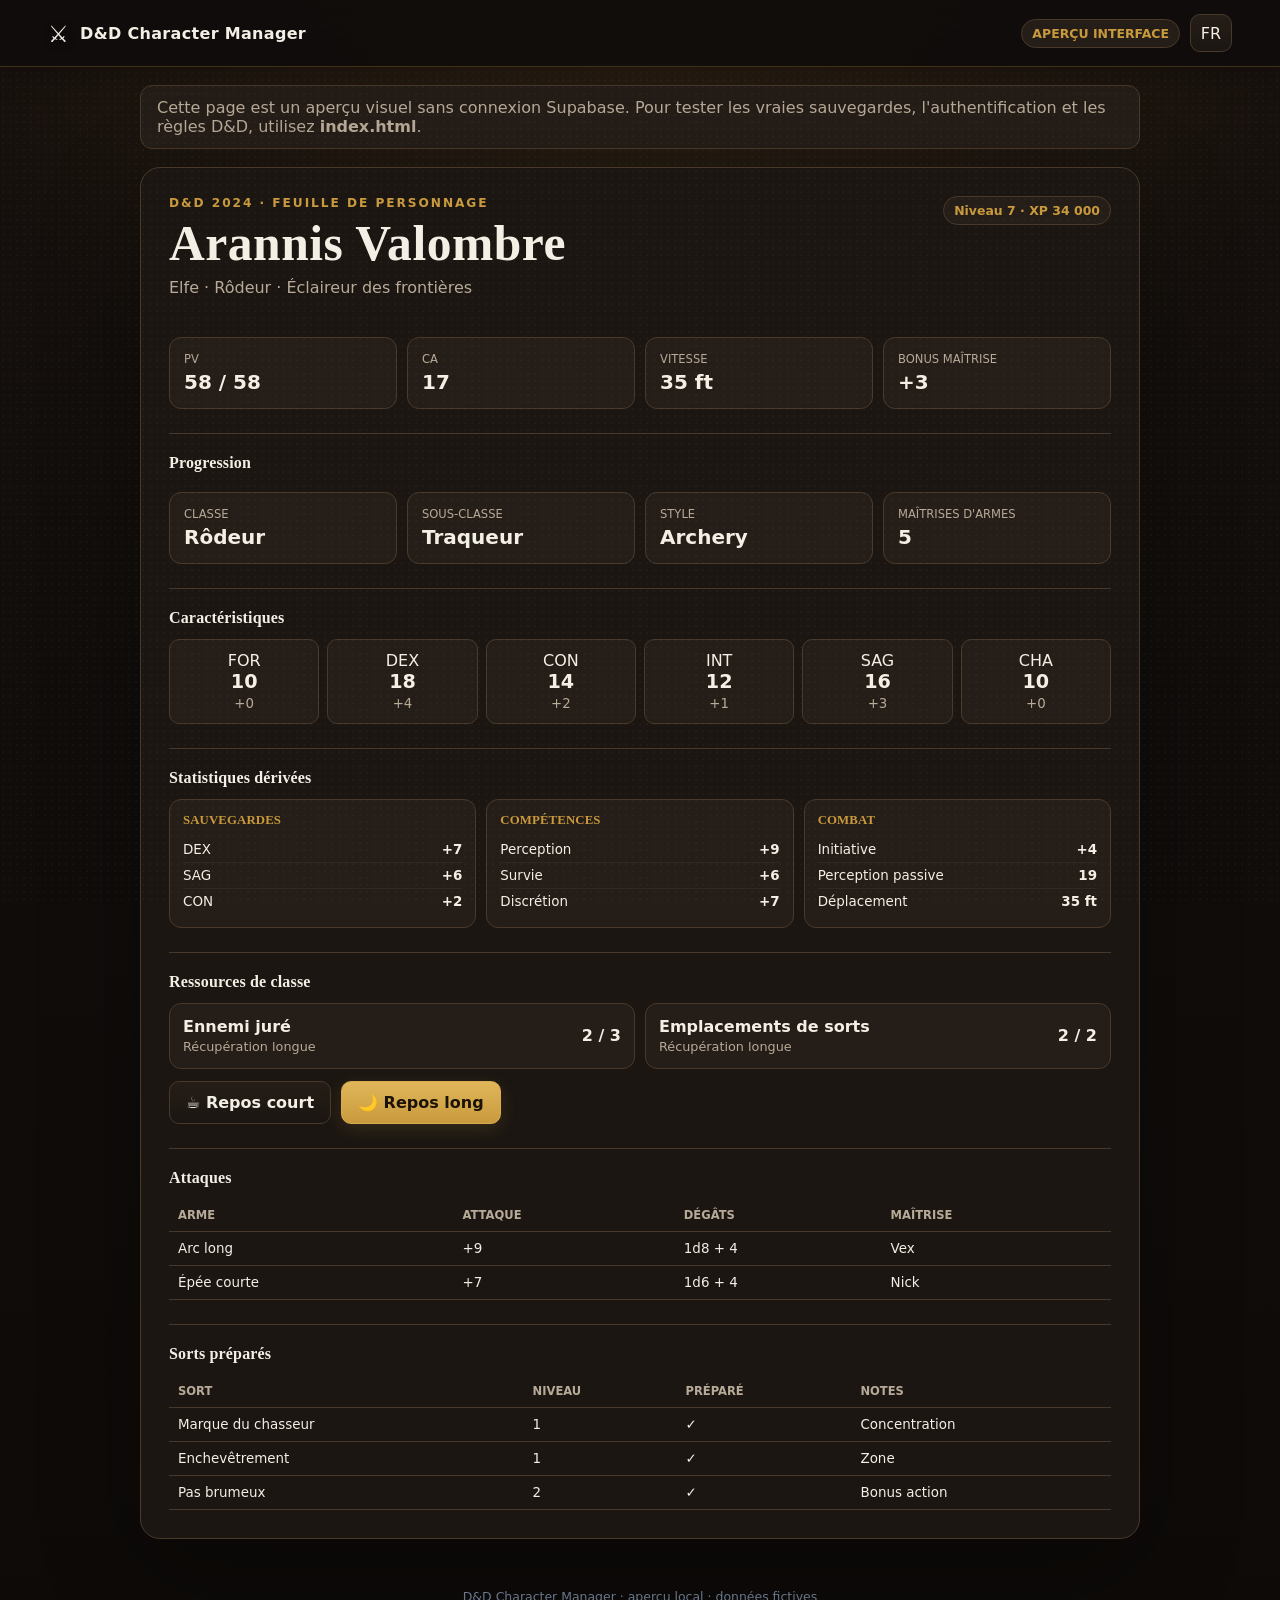
<file: preview.html>
<!doctype html>
<html lang="fr">
<head>
<meta charset="UTF-8"><meta name="viewport" content="width=device-width,initial-scale=1"><title>D&D Character Manager — Aperçu</title>
<link rel="stylesheet" href="css/main.css"><style>
.preview-note{max-width:1000px;margin:18px auto 0;padding:12px 16px;border:1px solid var(--border);border-radius:12px;background:var(--surface-2);color:var(--muted)}
.demo-sheet{width:min(1000px,calc(100% - 24px));margin:18px auto 50px;padding:28px;background:var(--surface);border:1px solid var(--border);border-radius:20px;box-shadow:0 30px 100px rgba(0,0,0,.3)}
.demo-header{display:flex;justify-content:space-between;align-items:flex-start;gap:20px}.demo-header h1{margin:0 0 5px}.badge{display:inline-block;padding:6px 10px;border-radius:999px;background:var(--surface-2);border:1px solid var(--border);color:var(--accent);font-size:.78rem;font-weight:700}.demo-grid{display:grid;grid-template-columns:repeat(4,1fr);gap:10px;margin-top:20px}.demo-stat{padding:14px;background:var(--surface-2);border:1px solid var(--border);border-radius:12px}.demo-stat span{display:block;color:var(--muted);font-size:.72rem;text-transform:uppercase}.demo-stat strong{display:block;margin-top:4px;font-size:1.25rem}.demo-section{margin-top:24px;padding-top:20px;border-top:1px solid var(--border)}.demo-section h2{font-size:1rem;margin:0 0 12px}.demo-abilities{display:grid;grid-template-columns:repeat(6,1fr);gap:8px}.demo-ability{text-align:center;padding:11px;background:var(--surface-2);border:1px solid var(--border);border-radius:10px}.demo-ability b{display:block;font-size:1.2rem}.demo-ability small{color:var(--muted)}.demo-cols{display:grid;grid-template-columns:repeat(3,1fr);gap:10px}.demo-card{padding:13px;background:var(--surface-2);border:1px solid var(--border);border-radius:12px}.demo-card h3{font-size:.8rem;color:var(--accent);text-transform:uppercase;margin:0 0 9px}.demo-row{display:flex;justify-content:space-between;padding:5px 0;border-bottom:1px solid rgba(255,255,255,.05);font-size:.84rem}.demo-row:last-child{border-bottom:0}.demo-actions{display:flex;gap:10px;flex-wrap:wrap}.demo-resources{display:grid;grid-template-columns:repeat(2,1fr);gap:10px}.demo-resource{display:flex;justify-content:space-between;align-items:center;padding:13px;background:var(--surface-2);border:1px solid var(--border);border-radius:12px}.demo-resource span{color:var(--muted);font-size:.8rem}.demo-table{width:100%;border-collapse:collapse}.demo-table th,.demo-table td{text-align:left;padding:9px;border-bottom:1px solid var(--border);font-size:.84rem}.demo-table th{color:var(--muted);font-size:.72rem;text-transform:uppercase}.preview-footer{text-align:center;color:#69758a;padding:0 0 28px;font-size:.78rem}
@media(max-width:700px){.demo-grid{grid-template-columns:repeat(2,1fr)}.demo-abilities{grid-template-columns:repeat(3,1fr)}.demo-cols,.demo-resources{grid-template-columns:1fr}.demo-header{flex-direction:column}}
</style></head>
<body>
<div class="app-shell">
<header class="topbar"><a class="brand" href="index.html"><span class="brand-mark">⚔️</span><span>D&D Character Manager</span></a><div class="topbar-actions"><span class="badge">APERÇU INTERFACE</span><button class="icon-button" onclick="location.href='index.html'">FR</button></div></header>
<div class="preview-note">Cette page est un aperçu visuel sans connexion Supabase. Pour tester les vraies sauvegardes, l'authentification et les règles D&D, utilisez <b>index.html</b>.</div>
<main class="demo-sheet">
<div class="demo-header"><div><p class="eyebrow">D&D 2024 · FEUILLE DE PERSONNAGE</p><h1>Arannis Valombre</h1><p class="muted">Elfe · Rôdeur · Éclaireur des frontières</p></div><div class="badge">Niveau 7 · XP 34 000</div></div>
<div class="demo-grid"><div class="demo-stat"><span>PV</span><strong>58 / 58</strong></div><div class="demo-stat"><span>CA</span><strong>17</strong></div><div class="demo-stat"><span>Vitesse</span><strong>35 ft</strong></div><div class="demo-stat"><span>Bonus maîtrise</span><strong>+3</strong></div></div>
<div class="demo-section"><h2>Progression</h2><div class="demo-grid"><div class="demo-stat"><span>Classe</span><strong>Rôdeur</strong></div><div class="demo-stat"><span>Sous-classe</span><strong>Traqueur</strong></div><div class="demo-stat"><span>Style</span><strong>Archery</strong></div><div class="demo-stat"><span>Maîtrises d'armes</span><strong>5</strong></div></div></div>
<div class="demo-section"><h2>Caractéristiques</h2><div class="demo-abilities"><div class="demo-ability">FOR<b>10</b><small>+0</small></div><div class="demo-ability">DEX<b>18</b><small>+4</small></div><div class="demo-ability">CON<b>14</b><small>+2</small></div><div class="demo-ability">INT<b>12</b><small>+1</small></div><div class="demo-ability">SAG<b>16</b><small>+3</small></div><div class="demo-ability">CHA<b>10</b><small>+0</small></div></div></div>
<div class="demo-section"><h2>Statistiques dérivées</h2><div class="demo-cols"><div class="demo-card"><h3>Sauvegardes</h3><div class="demo-row"><span>DEX</span><b>+7</b></div><div class="demo-row"><span>SAG</span><b>+6</b></div><div class="demo-row"><span>CON</span><b>+2</b></div></div><div class="demo-card"><h3>Compétences</h3><div class="demo-row"><span>Perception</span><b>+9</b></div><div class="demo-row"><span>Survie</span><b>+6</b></div><div class="demo-row"><span>Discrétion</span><b>+7</b></div></div><div class="demo-card"><h3>Combat</h3><div class="demo-row"><span>Initiative</span><b>+4</b></div><div class="demo-row"><span>Perception passive</span><b>19</b></div><div class="demo-row"><span>Déplacement</span><b>35 ft</b></div></div></div></div>
<div class="demo-section"><h2>Ressources de classe</h2><div class="demo-resources"><div class="demo-resource"><div><b>Ennemi juré</b><br><span>Récupération longue</span></div><strong>2 / 3</strong></div><div class="demo-resource"><div><b>Emplacements de sorts</b><br><span>Récupération longue</span></div><strong>2 / 2</strong></div></div><div class="demo-actions" style="margin-top:12px"><button class="button button-secondary">☕ Repos court</button><button class="button button-primary">🌙 Repos long</button></div></div>
<div class="demo-section"><h2>Attaques</h2><table class="demo-table"><thead><tr><th>Arme</th><th>Attaque</th><th>Dégâts</th><th>Maîtrise</th></tr></thead><tbody><tr><td>Arc long</td><td>+9</td><td>1d8 + 4</td><td>Vex</td></tr><tr><td>Épée courte</td><td>+7</td><td>1d6 + 4</td><td>Nick</td></tr></tbody></table></div>
<div class="demo-section"><h2>Sorts préparés</h2><table class="demo-table"><thead><tr><th>Sort</th><th>Niveau</th><th>Préparé</th><th>Notes</th></tr></thead><tbody><tr><td>Marque du chasseur</td><td>1</td><td>✓</td><td>Concentration</td></tr><tr><td>Enchevêtrement</td><td>1</td><td>✓</td><td>Zone</td></tr><tr><td>Pas brumeux</td><td>2</td><td>✓</td><td>Bonus action</td></tr></tbody></table></div>
</main><div class="preview-footer">D&D Character Manager · aperçu local · données fictives</div>
</div></body></html>
</file>
<file: css/main.css>
:root{font-family:Inter,ui-sans-serif,system-ui,-apple-system,BlinkMacSystemFont,"Segoe UI",sans-serif;color:#f4efe5;background:#100d0b;font-synthesis:none;text-rendering:optimizeLegibility;--bg:#100d0b;--surface:#1b1612;--surface-2:#251d17;--surface-3:#30241b;--border:#49392a;--text:#f4efe5;--muted:#b8aa98;--accent:#c99a3d;--accent-hover:#e0b65a;--danger:#d96b5f;--success:#79b58b;--radius:16px;--shadow:0 18px 50px rgba(0,0,0,.35)}*{box-sizing:border-box}html{background:var(--bg)}body{margin:0;min-height:100vh;background:radial-gradient(circle at 50% -10%,rgba(150,103,42,.18),transparent 38%),linear-gradient(180deg,#17110d 0%,var(--bg) 45%,#0d0a08 100%);color:var(--text)}body:before{content:"";position:fixed;inset:0;pointer-events:none;opacity:.035;background-image:radial-gradient(#fff 1px,transparent 1px);background-size:7px 7px}button,input,select{font:inherit}button{cursor:pointer}.hidden{display:none!important}.app-shell{min-height:100vh;display:flex;flex-direction:column}.topbar{position:sticky;top:0;z-index:10;display:flex;align-items:center;justify-content:space-between;padding:14px clamp(16px,4vw,48px);background:rgba(16,13,11,.92);backdrop-filter:blur(16px);border-bottom:1px solid rgba(201,154,61,.25);box-shadow:0 8px 30px rgba(0,0,0,.22)}.brand{display:inline-flex;align-items:center;gap:11px;color:var(--text);text-decoration:none;font-weight:800;letter-spacing:.02em}.brand-mark{font-size:1.45rem;filter:drop-shadow(0 2px 4px rgba(0,0,0,.5))}.topbar-actions{display:flex;gap:10px;align-items:center}.icon-button,.button{border:1px solid var(--border);border-radius:10px;color:var(--text);background:linear-gradient(180deg,var(--surface-2),var(--surface));transition:transform .18s ease,border-color .18s ease,box-shadow .18s ease,background .18s ease}.icon-button{width:42px;height:38px}.icon-button:hover,.button:hover{border-color:var(--accent);transform:translateY(-1px);box-shadow:0 6px 18px rgba(0,0,0,.2)}.button{padding:11px 16px;font-weight:750}.button:disabled{opacity:.5;cursor:not-allowed;transform:none;box-shadow:none}.button-primary{background:linear-gradient(180deg,var(--accent-hover),var(--accent));border-color:#d9aa4e;color:#1b1308;box-shadow:0 5px 18px rgba(201,154,61,.16)}.button-primary:hover{background:linear-gradient(180deg,#ecc66f,var(--accent-hover));border-color:#ecc66f}.text-button{margin-top:18px;border:0;background:transparent;color:var(--accent);padding:4px}.main-content{width:min(1120px,calc(100% - 32px));margin:0 auto;flex:1;padding:56px 0 72px}.auth-view{min-height:68vh;display:grid;place-items:center}.auth-card{position:relative;width:min(460px,100%);padding:clamp(24px,5vw,42px);background:linear-gradient(145deg,#231a14,#15100d);border:1px solid #5a452b;border-radius:22px;box-shadow:0 30px 90px rgba(0,0,0,.48),inset 0 1px 0 rgba(255,255,255,.03)}.auth-card:after,.modal-card:after{content:"";position:absolute;inset:10px;border:1px solid rgba(201,154,61,.09);border-radius:14px;pointer-events:none}.hero-icon{font-size:2.6rem;margin-bottom:10px}.eyebrow{margin:0 0 8px;color:var(--accent);text-transform:uppercase;font-size:.76rem;font-weight:850;letter-spacing:.16em}h1,h2,h3,p{margin-top:0}h1,h2,h3{font-family:Georgia,"Times New Roman",serif;letter-spacing:.01em}h1{margin-bottom:10px;font-size:clamp(2rem,5vw,3.1rem);line-height:1.05}.muted{color:var(--muted);line-height:1.6}.auth-form,.character-form,.sheet-form{display:grid;gap:9px;margin-top:28px}.auth-form label,.character-form label,.sheet-form label{color:#ded4c6;font-size:.9rem;font-weight:650}.auth-form input,.character-form input,.character-form select,.sheet-form input,.sheet-form select{width:100%;padding:13px 14px;margin-bottom:8px;border:1px solid var(--border);border-radius:10px;background:#110e0c;color:var(--text);outline:none}.auth-form input:focus,.character-form input:focus,.character-form select:focus,.sheet-form input:focus,.sheet-form select:focus{border-color:var(--accent);box-shadow:0 0 0 3px rgba(201,154,61,.14)}.auth-actions{display:grid;grid-template-columns:1fr 1fr;gap:10px;margin-top:6px}.status-message{min-height:24px;margin:16px 0 0;color:var(--muted);font-size:.9rem}.status-message.error{color:#ef9187}.status-message.success{color:#8fd0a0}.dashboard-view{animation:fade-in .3s ease}.page-heading{display:flex;justify-content:space-between;gap:24px;align-items:end;margin-bottom:30px;padding-bottom:22px;border-bottom:1px solid rgba(201,154,61,.18)}.page-heading h1{font-size:clamp(2.1rem,5vw,3.3rem)}.characters-grid{display:grid;grid-template-columns:repeat(auto-fill,minmax(260px,1fr));gap:16px}.character-card{position:relative;padding:22px;background:linear-gradient(145deg,var(--surface-2),var(--surface));border:1px solid var(--border);border-radius:var(--radius);box-shadow:var(--shadow);overflow:hidden}.character-card:before{content:"";position:absolute;left:0;right:0;top:0;height:2px;background:linear-gradient(90deg,transparent,var(--accent),transparent);opacity:.7}.character-card-icon{font-size:1.7rem;margin-bottom:10px}.character-card h2{margin-bottom:7px}.character-meta{color:var(--muted);font-size:.9rem;line-height:1.6;text-transform:capitalize}.character-stats{display:grid;grid-template-columns:1fr 1fr;gap:8px;margin-top:18px;padding-top:15px;border-top:1px solid var(--border);color:var(--muted);font-size:.82rem}.character-stats strong{display:block;color:var(--text);font-size:1rem;margin-top:2px}.sheet-open-button{width:100%;margin-top:16px}.empty-state{padding:54px 24px;text-align:center;border:1px dashed #655039;border-radius:var(--radius);background:rgba(37,29,23,.35)}.empty-icon{font-size:2.3rem;margin-bottom:12px}.footer{padding:22px 16px;text-align:center;color:#817563;font-size:.78rem;display:flex;gap:8px;justify-content:center}.modal{position:fixed;inset:0;z-index:100;display:grid;place-items:center;padding:16px}.modal-backdrop{position:absolute;inset:0;background:rgba(5,3,2,.82);backdrop-filter:blur(6px)}.modal-card{position:relative;width:min(720px,100%);max-height:calc(100vh - 32px);overflow:auto;padding:28px;background:linear-gradient(145deg,#211914,#17110e);border:1px solid #57432c;border-radius:20px;box-shadow:0 30px 100px rgba(0,0,0,.6);animation:fade-in .2s ease}.sheet-card{width:min(1000px,100%)}.modal-header{display:flex;justify-content:space-between;align-items:flex-start;gap:20px;padding-bottom:15px;border-bottom:1px solid rgba(201,154,61,.18)}.modal-header h2{margin:0;font-size:1.7rem}.form-grid{display:grid;gap:12px}.three-columns{grid-template-columns:repeat(3,1fr)}.two-columns{grid-template-columns:repeat(2,1fr)}.four-columns{grid-template-columns:repeat(4,1fr)}.compact-grid{max-width:760px}.section-heading{margin-top:20px;padding-top:18px;border-top:1px solid var(--border)}.section-heading h3{margin:0}.ability-grid{display:grid;grid-template-columns:repeat(6,1fr);gap:10px}.ability-box,.check-card,.derived-summary>div,.derived-columns>div,.resource-card{background:linear-gradient(145deg,var(--surface-3),var(--surface-2));border-color:var(--border);box-shadow:inset 0 1px 0 rgba(255,255,255,.02)}.ability-box{padding:12px;border:1px solid var(--border);border-radius:12px;text-align:center}.ability-box label{display:block;margin-bottom:8px;font-size:.78rem}.ability-box label small{display:block;color:var(--muted);margin-top:2px}.ability-box input{margin:0;text-align:center;padding:10px}.checkbox-row{display:flex!important;align-items:center;gap:10px;margin-top:12px}.checkbox-row input{width:auto!important;margin:0!important}.check-grid{display:grid;grid-template-columns:repeat(3,1fr);gap:8px}.check-card{display:flex!important;align-items:center;gap:9px;padding:10px 12px;border:1px solid var(--border);border-radius:10px;cursor:pointer}.check-card input{width:auto!important;margin:0!important}.check-card span{font-size:.86rem}.check-card small{display:block;color:var(--muted);font-size:.72rem;margin-top:2px}.skills-grid{grid-template-columns:repeat(3,1fr)}.table-wrap{overflow-x:auto}.attack-table-header,.attack-row{display:grid;grid-template-columns:1.2fr .75fr .9fr 1.4fr 42px;gap:8px;align-items:center;min-width:720px}.attack-table-header{padding:0 4px 7px;color:var(--muted);font-size:.75rem;font-weight:700;text-transform:uppercase}.attack-row{margin-bottom:8px}.attack-row input{margin:0}.attack-row .icon-button{width:42px}.add-row-button{margin-top:5px}.spell-table-header,.spell-row{display:grid;grid-template-columns:1.3fr .55fr .75fr 1.1fr 42px;gap:8px;align-items:center;min-width:720px}.spell-table-header{padding:0 4px 7px;color:var(--muted);font-size:.75rem;font-weight:700;text-transform:uppercase}.spell-row{margin-bottom:8px}.spell-row input,.spell-row select{margin:0}.spell-prepared{display:flex!important;align-items:center;gap:6px;white-space:nowrap}.spell-prepared input{width:auto!important;margin:0!important}.derived-summary{display:grid;grid-template-columns:repeat(5,1fr);gap:8px;margin-bottom:14px}.derived-summary>div{padding:12px;border:1px solid var(--border);border-radius:10px}.derived-summary span{display:block;color:var(--muted);font-size:.72rem}.derived-summary strong{display:block;margin-top:4px;font-size:1.15rem}.derived-columns{display:grid;grid-template-columns:repeat(3,1fr);gap:14px}.derived-columns>div{padding:12px;border:1px solid var(--border);border-radius:12px}.derived-columns h4{margin:0 0 8px;color:var(--accent);font-size:.8rem;text-transform:uppercase}.derived-row{display:flex;justify-content:space-between;gap:12px;padding:5px 0;border-bottom:1px solid rgba(255,255,255,.05);font-size:.82rem}.derived-row:last-child{border-bottom:0}.derived-row strong{font-variant-numeric:tabular-nums}.resources-list{display:grid;grid-template-columns:repeat(2,1fr);gap:10px}.resource-card{display:flex;align-items:center;justify-content:space-between;gap:14px;padding:13px 14px;border:1px solid var(--border);border-radius:12px}.resource-card strong,.resource-card small{display:block}.resource-card small{color:var(--muted);font-size:.72rem;margin-top:3px}.resource-controls{display:flex;align-items:center;gap:8px}.resource-controls .button{padding:6px 10px}.resource-controls span{min-width:58px;text-align:center;font-variant-numeric:tabular-nums;font-weight:750}@keyframes fade-in{from{opacity:0;transform:translateY(6px)}to{opacity:1;transform:translateY(0)}}@media(max-width:760px){.two-columns,.four-columns{grid-template-columns:1fr 1fr}.ability-grid{grid-template-columns:repeat(3,1fr)}.check-grid,.skills-grid,.resources-list{grid-template-columns:repeat(2,1fr)}.derived-summary{grid-template-columns:repeat(3,1fr)}.derived-columns{grid-template-columns:1fr}}@media(max-width:620px){.main-content{width:min(100% - 24px,1120px);padding-top:34px}.topbar{padding-inline:12px}.brand span:last-child{display:none}.page-heading{align-items:stretch;flex-direction:column}.auth-actions,.three-columns,.two-columns,.four-columns,.check-grid,.skills-grid,.resources-list{grid-template-columns:1fr}.ability-grid{grid-template-columns:repeat(2,1fr)}.derived-summary{grid-template-columns:1fr 1fr}.modal-card{padding:22px}}
</file>
